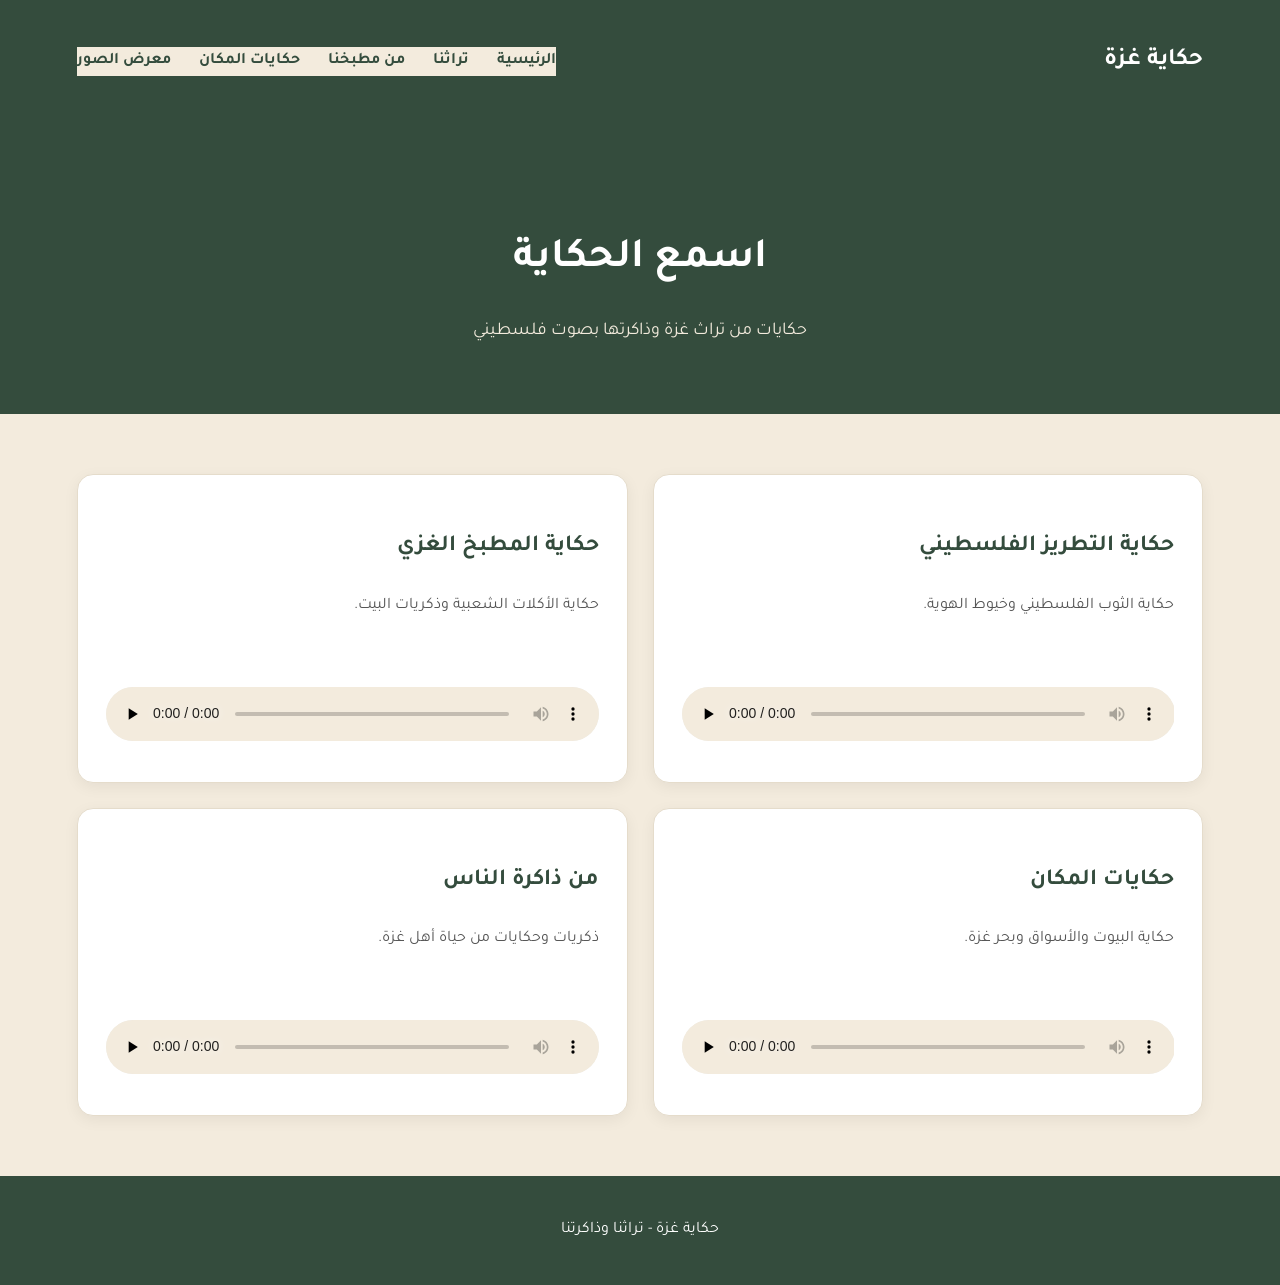
<file: stories.html>
<!DOCTYPE html>
<html lang="ar" dir="rtl">
<head>
    <meta charset="UTF-8">
    <meta name="viewport" content="width=device-width, initial-scale=1.0">
    <title>اسمع الحكاية | حكاية غزة</title>
    <link rel="stylesheet" href="style.css">
</head>

<body>

<header class="navbar">
    <h2>حكاية غزة</h2>
    <nav>
        <a href="index.html">الرئيسية</a>
        <a href="heritage.html">تراثنا</a>
        <a href="food.html">من مطبخنا</a>
        <a href="places.html">حكايات المكان</a>
        <a href="gallery.html">معرض الصور</a>
    </nav>
</header>

<section class="audio-hero">
    <h1>اسمع الحكاية</h1>
    <p>حكايات من تراث غزة وذاكرتها بصوت فلسطيني</p>
</section>

<section class="audio-section">
    <div class="audio-cards">

        <article class="audio-card">
            <h3>حكاية التطريز الفلسطيني</h3>
            <p>حكاية الثوب الفلسطيني وخيوط الهوية.</p>
            <audio controls preload="none">
                <source src="audio/tatreez.mp3" type="audio/mpeg">
            </audio>
        </article>

        <article class="audio-card">
            <h3>حكاية المطبخ الغزي</h3>
            <p>حكاية الأكلات الشعبية وذكريات البيت.</p>
            <audio controls preload="none">
                <source src="audio/food.mp3" type="audio/mpeg">
            </audio>
        </article>

        <article class="audio-card">
            <h3>حكايات المكان</h3>
            <p>حكاية البيوت والأسواق وبحر غزة.</p>
            <audio controls preload="none">
                <source src="audio/places.mp3" type="audio/mpeg">
            </audio>
        </article>

        <article class="audio-card">
            <h3>من ذاكرة الناس</h3>
            <p>ذكريات وحكايات من حياة أهل غزة.</p>
            <audio controls preload="none">
                <source src="audio/memories.mp3" type="audio/mpeg">
            </audio>
        </article>

    </div>
</section>

<footer>
    <p>حكاية غزة - تراثنا وذاكرتنا</p>
</footer>
<button id="backToTop" title="العودة للأعلى">↑</button>
</body>
</html>
</file>
<file: style.css>
@import url('https://fonts.googleapis.com/css2?family=Tajawal:wght@400;500;600;700;800&display=swap');
:root {
  --olive: #344C3D;
  --beige: #F3EBDD;
  --heritage-red: #873D40;
  --white: #FFFFFF;
  --text: #292923;
}

* {
  box-sizing: border-box;
}

html {
  scroll-behavior: smooth;
}

body {
  margin: 0;
  font-family: Tahoma, Arial, sans-serif;
  background: var(--beige);
  color: var(--text);
  line-height: 1.8;
}

.navbar {
  min-height: 90px;
  padding: 20px 6%;
  display: flex;
  align-items: center;
  justify-content: space-between;
  background: var(--olive);
  color: var(--white);
}

.logo {
  color: var(--white);
  font-size: 26px;
  font-weight: bold;
  text-decoration: none;
}

nav {
  display: flex;
  gap: 28px;
}

nav a {
  color: var(--white);
  text-decoration: none;
}

nav a:hover {
  color: #E7CFA8;
}

.hero {
  min-height: 560px;
  margin: 32px auto;
  width: 88%;
  border-radius: 20px;
  display: flex;
  align-items: center;
  padding: 60px;
  color: var(--white);
  background:
    linear-gradient(
      90deg,
      rgba(20, 35, 27, 0.88),
      rgba(20, 35, 27, 0.35)
    ),
    url("images/hero.jpg") center/cover;
}

.hero-content {
  max-width: 650px;
}

.eyebrow {
  color: #E7CFA8;
}

.hero h1 {
  font-size: clamp(34px, 5vw, 58px);
  line-height: 1.3;
  margin: 12px 0;
}

.hero-content > p {
  font-size: 19px;
}

.main-button {
  display: inline-block;
  margin-top: 20px;
  padding: 12px 28px;
  border-radius: 8px;
  background: var(--beige);
  color: var(--olive);
  text-decoration: none;
  font-weight: bold;
}

.stories {
  width: 88%;
  margin: 80px auto;
}

.stories h2,
.about h2 {
  color: var(--olive);
  font-size: 34px;
}

.section-description {
  margin-bottom: 32px;
}

.cards {
  display: grid;
  grid-template-columns: repeat(4, minmax(0, 1fr));
  gap: 24px;
}

.card {
  overflow: hidden;
  border-radius: 14px;
  background: var(--white);
  padding-bottom: 20px;
}

.card img {
  width: 100%;
  height: 220px;
  object-fit: cover;
  display: block;
}

.card h3,
.card p {
  margin-right: 18px;
  margin-left: 18px;
}

.card h3 {
  color: var(--olive);
  font-size: 22px;
}

.about {
  padding: 60px 8%;
  background: #E8DECE;
  text-align: center;
}

.about p {
  max-width: 700px;
  margin: auto;
}

footer {
  padding: 24px;
  background: var(--olive);
  color: var(--white);
  text-align: center;
}

@media (max-width: 900px) {
  .cards {
    grid-template-columns: repeat(2, minmax(0, 1fr));
  }

  .hero {
    padding: 36px;
  }
}

@media (max-width: 600px) {
  .navbar {
    flex-direction: column;
    gap: 12px;
  }

  nav {
    flex-wrap: wrap;
    justify-content: center;
    gap: 14px;
  }

  .hero {
    width: 92%;
    min-height: 450px;
    padding: 24px;
  }

  .stories {
    width: 92%;
  }

  .cards {
    grid-template-columns: 1fr;
  }
}
/* صفحة اسمع الحكاية */

.audio-hero {
    background: #344C3D;
    color: #FFFFFF;
    text-align: center;
    padding: 65px 20px;
}

.audio-hero h1 {
    font-size: 42px;
    margin-bottom: 15px;
}

.audio-hero p {
    font-size: 18px;
    max-width: 650px;
    margin: auto;
    line-height: 2;
    color: #F3EBDD;
}

.audio-section {
    width: 88%;
    margin: 60px auto;
}

.audio-section h2 {
    color: #344C3D;
    font-size: 32px;
    margin-bottom: 30px;
}

.audio-cards {
    display: grid;
    grid-template-columns: repeat(2, minmax(0, 1fr));
    gap: 25px;
}

.audio-card {
    background: #FFFFFF;
    border-radius: 16px;
    padding: 28px;
    border: 1px solid #E5DCCB;
    box-shadow: 0 4px 15px rgba(0,0,0,0.06);
}

.audio-icon {
    font-size: 38px;
    margin-bottom: 10px;
}

.audio-card h3 {
    color: #344C3D;
    font-size: 23px;
}

.audio-card p {
    color: #555555;
    line-height: 1.9;
    min-height: 65px;
}

.audio-card audio {
    width: 100%;
    margin-top: 15px;
}

@media (max-width: 700px) {

    .audio-cards {
        grid-template-columns: 1fr;
    }

    .audio-section {
        width: 92%;
    }

    .audio-hero h1 {
        font-size: 32px;
    }
}
.about {
    width: 100%;
    max-width: 800px;
    margin: 40px auto;
    text-align: center;
    padding: 40px 25px;
    box-sizing: border-box;
}

.about h2 {
    text-align: center;
}

.about p {
    text-align: center;
    line-height: 2;
}
.heritage1-photo {
    width: 200%;
    max-width:500px;
    height:800px;
    object-fit: cover;
    border-radius: 12px;
    margin: 10px auto;
    display: block;
}
.crafts-photo {
    display: block;
    width: 90%;
    max-width: 650px;
    height: 450px;
    object-fit: cover;
    margin: 20px auto;
    border-radius: 15px;
}
.crafts-photo {
    display: block;
    width: 90%;
    max-width: 650px;
    height: 380px;
    object-fit: cover;
    margin: 20px auto;
    border-radius: 15px;
}
/* صورة العادات والتقاليد */
.audio-card img {
    display: block;
    width: 100%;
    max-width: 650px;
    height: 380px;
    object-fit: cover;
    margin: 20px auto;
    border-radius: 15px;
}
.audio-card {
    transition: transform 0.3s ease, box-shadow 0.3s ease;
    cursor: pointer;
}

.audio-card.active-card {
    transform: scale(1.03);
    box-shadow: 0 8px 20px rgba(0, 0, 0, 0.15);
}
.audio-card audio {
    width: 100%;
    margin-top: 15px;
    border-radius: 10px;
}

.audio-card audio::-webkit-media-controls-panel {
    background-color: #F3EBDD;
}
#backToTop {
    position: fixed;
    bottom: 25px;
    left: 25px;
    width: 45px;
    height: 45px;
    background-color: #344C3D;
    color: #F3EBDD;
    border: none;
    border-radius: 50%;
    font-size: 25px;
    cursor: pointer;
    display: none;
    z-index: 1000;
    transition: 0.3s;
}

#backToTop:hover {
    background-color: #873D40;
    transform: translateY(-4px);
}
.welcome-popup {
    position: fixed;
    inset: 0;
    background: rgba(0, 0, 0, 0.65);
    display: flex;
    justify-content: center;
    align-items: center;
    z-index: 2000;
    padding: 20px;
}

.welcome-box {
    background: #F3EBDD;
    padding: 35px;
    border-radius: 20px;
    text-align: center;
    max-width: 450px;
    width: 100%;
    box-shadow: 0 5px 25px rgba(0,0,0,0.2);
}

.welcome-box h2 {
    color: #344C3D;
    margin-bottom: 15px;
}

.welcome-box p {
    color: #444;
    line-height: 1.9;
    margin-bottom: 20px;
}

.welcome-box button {
    background: #873D40;
    color: white;
    border: none;
    padding: 12px 30px;
    border-radius: 10px;
    cursor: pointer;
    font-family: inherit;
    font-size: 16px;
}

.welcome-box button:hover {
    background: #344C3D;
}
.gallery-page {
    text-align: center;
    padding: 50px 7%;
}

.gallery-page h1 {
    color: #344C3D;
    margin-bottom: 15px;
}

.gallery-page p {
    color: #873D40;
    margin-bottom: 35px;
    line-height: 1.8;
}

.gallery-grid {
    display: grid;
    grid-template-columns: repeat(2, 1fr);
    gap: 25px;
}

.gallery-item {
    background: #F3EBDD;
    padding: 15px;
    border-radius: 15px;
    box-shadow: 0 3px 12px rgba(0,0,0,0.1);
    transition: 0.3s;
}

.gallery-item:hover {
    transform: translateY(-5px);
}

.gallery-item img {
    width: 100%;
    height: 250px;
    object-fit: cover;
    border-radius: 12px;
}

.gallery-item h3 {
    color: #344C3D;
    margin-top: 15px;
}

@media (max-width: 600px) {
    .gallery-grid {
        grid-template-columns: 1fr;
    }
}
.image-viewer {
    display: none;
    position: fixed;
    inset: 0;
    width: 100%;
    height: 100%;
    background: rgba(0, 0, 0, 0.92);
    z-index: 99999;
    justify-content: center;
    align-items: center;
    padding: 20px;
    box-sizing: border-box;
}

.image-viewer img {
    display: block;
    width: auto;
    height: auto;
    max-width: 90vw;
    max-height: 85vh;
    object-fit: contain;
    margin: auto;
    border-radius: 12px;
}

#closeViewer {
    position: absolute;
    top: 15px;
    right: 25px;
    color: white;
    font-size: 45px;
    cursor: pointer;
    z-index: 100000;
}
/* حركة ناعمة للبطاقات */
.card,
.gallery-item,
.audio-card {
    transition: transform 0.3s ease, box-shadow 0.3s ease;
}

.card:hover,
.gallery-item:hover,
.audio-card:hover {
    transform: translateY(-6px);
    box-shadow: 0 8px 20px rgba(0, 0, 0, 0.15);
}
/* تأثير تكبير الصور */
.gallery-item img,
.card img {
    transition: transform 0.4s ease;
}

.gallery-item:hover img,
.card:hover img {
    transform: scale(1.04);
}
/* الخط الجديد لكل الموقع */
body,
button,
input,
textarea {
    font-family: 'Tajawal', sans-serif;
}
/* تحسين وضوح قائمة التنقل */
nav {
    background-color: #F3EBDD;
}

nav a {
    color: #344C3D;
    font-weight: 700;
    transition: color 0.3s ease;
}

nav a:hover {
    color: #873D40;
}
/* تمييز رابط الصفحة الحالية */
nav a.active {
    color: #873D40;
    font-weight: 800;
    border-bottom: 3px solid #873D40;
    padding-bottom: 6px;
}
.about-section {
    background-color: #F3EBDD;
    color: #344C3D;
    text-align: center;
    padding: 50px 20px;
    margin-top: 30px;
}

.about-section h2 {
    color: #344C3D;
    margin-bottom: 20px;
}

.about-section > p {
    max-width: 750px;
    margin: 0 auto 25px;
    line-height: 2;
}

.project-info {
    background-color: white;
    max-width: 600px;
    margin: auto;
    padding: 20px;
    border-radius: 15px;
    text-align: right;
}

.project-info p {
    margin: 12px 0;
    line-height: 1.8;
}
</file>
